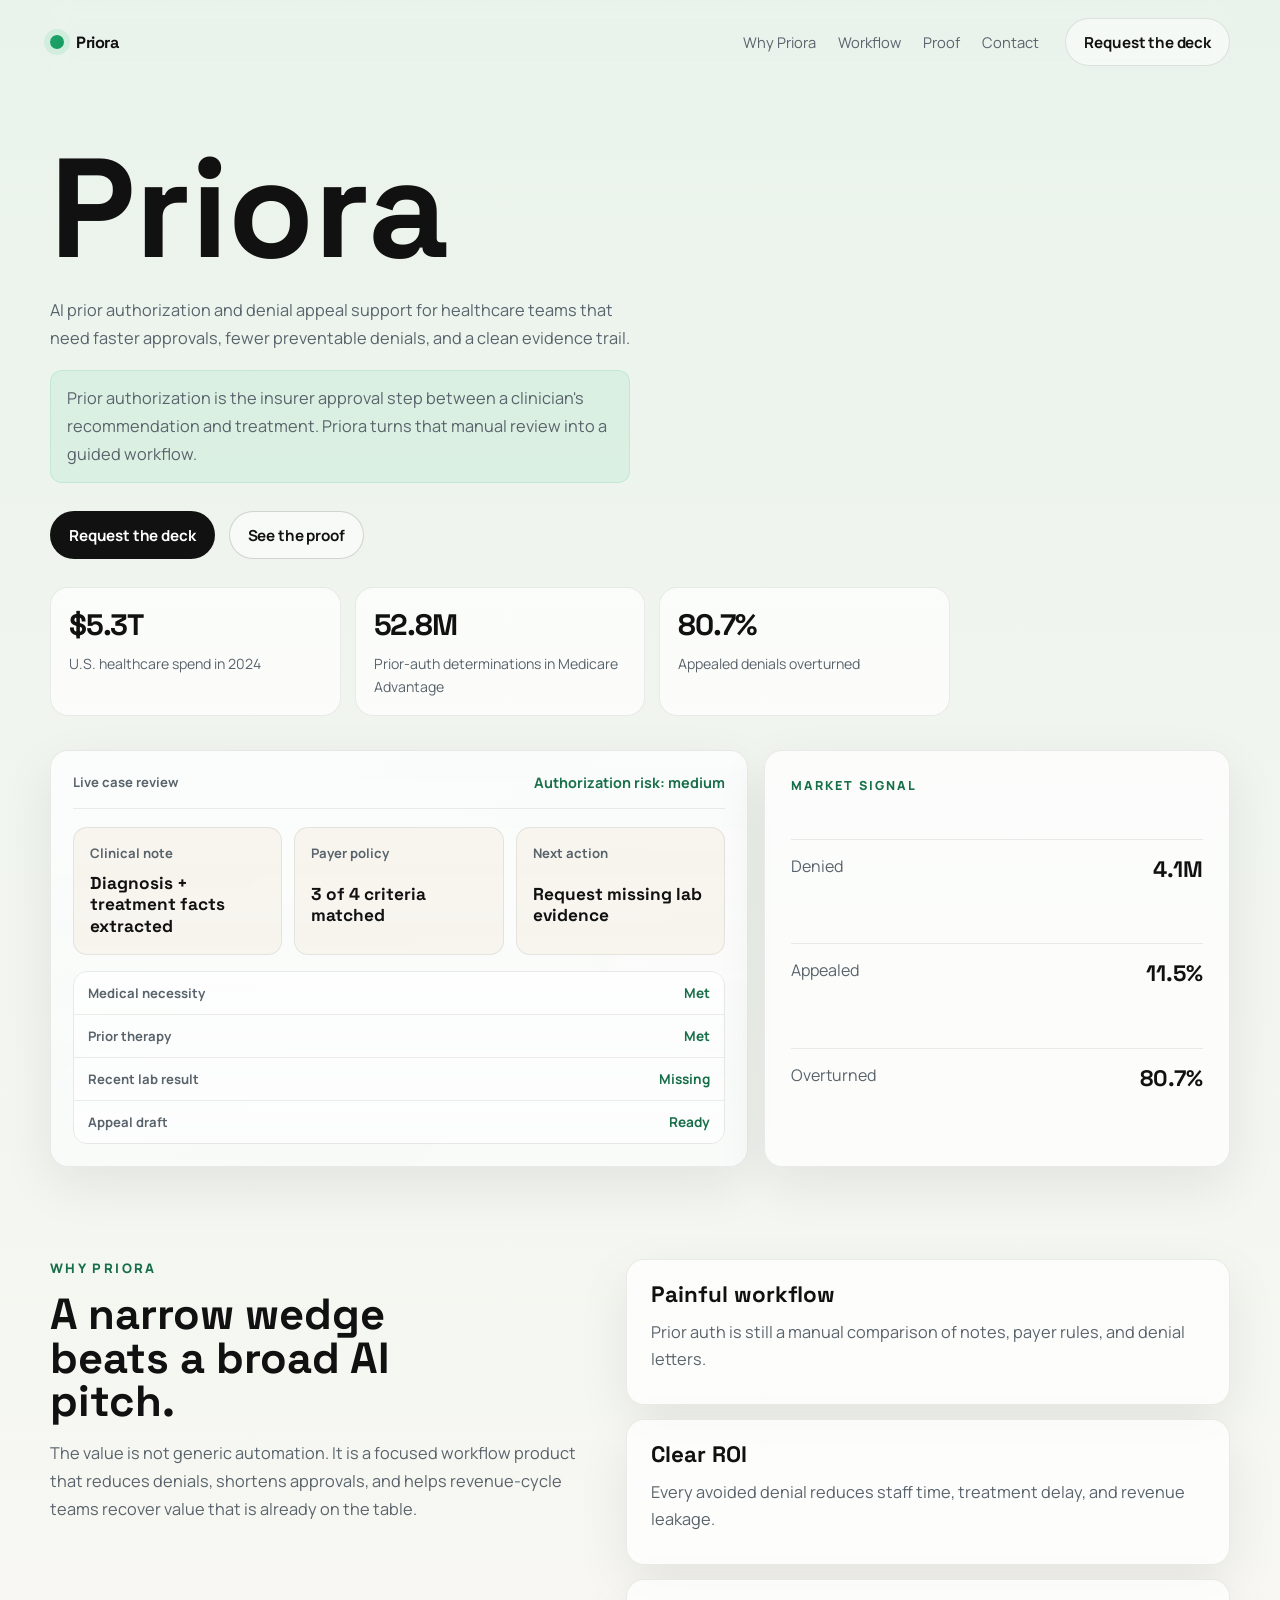
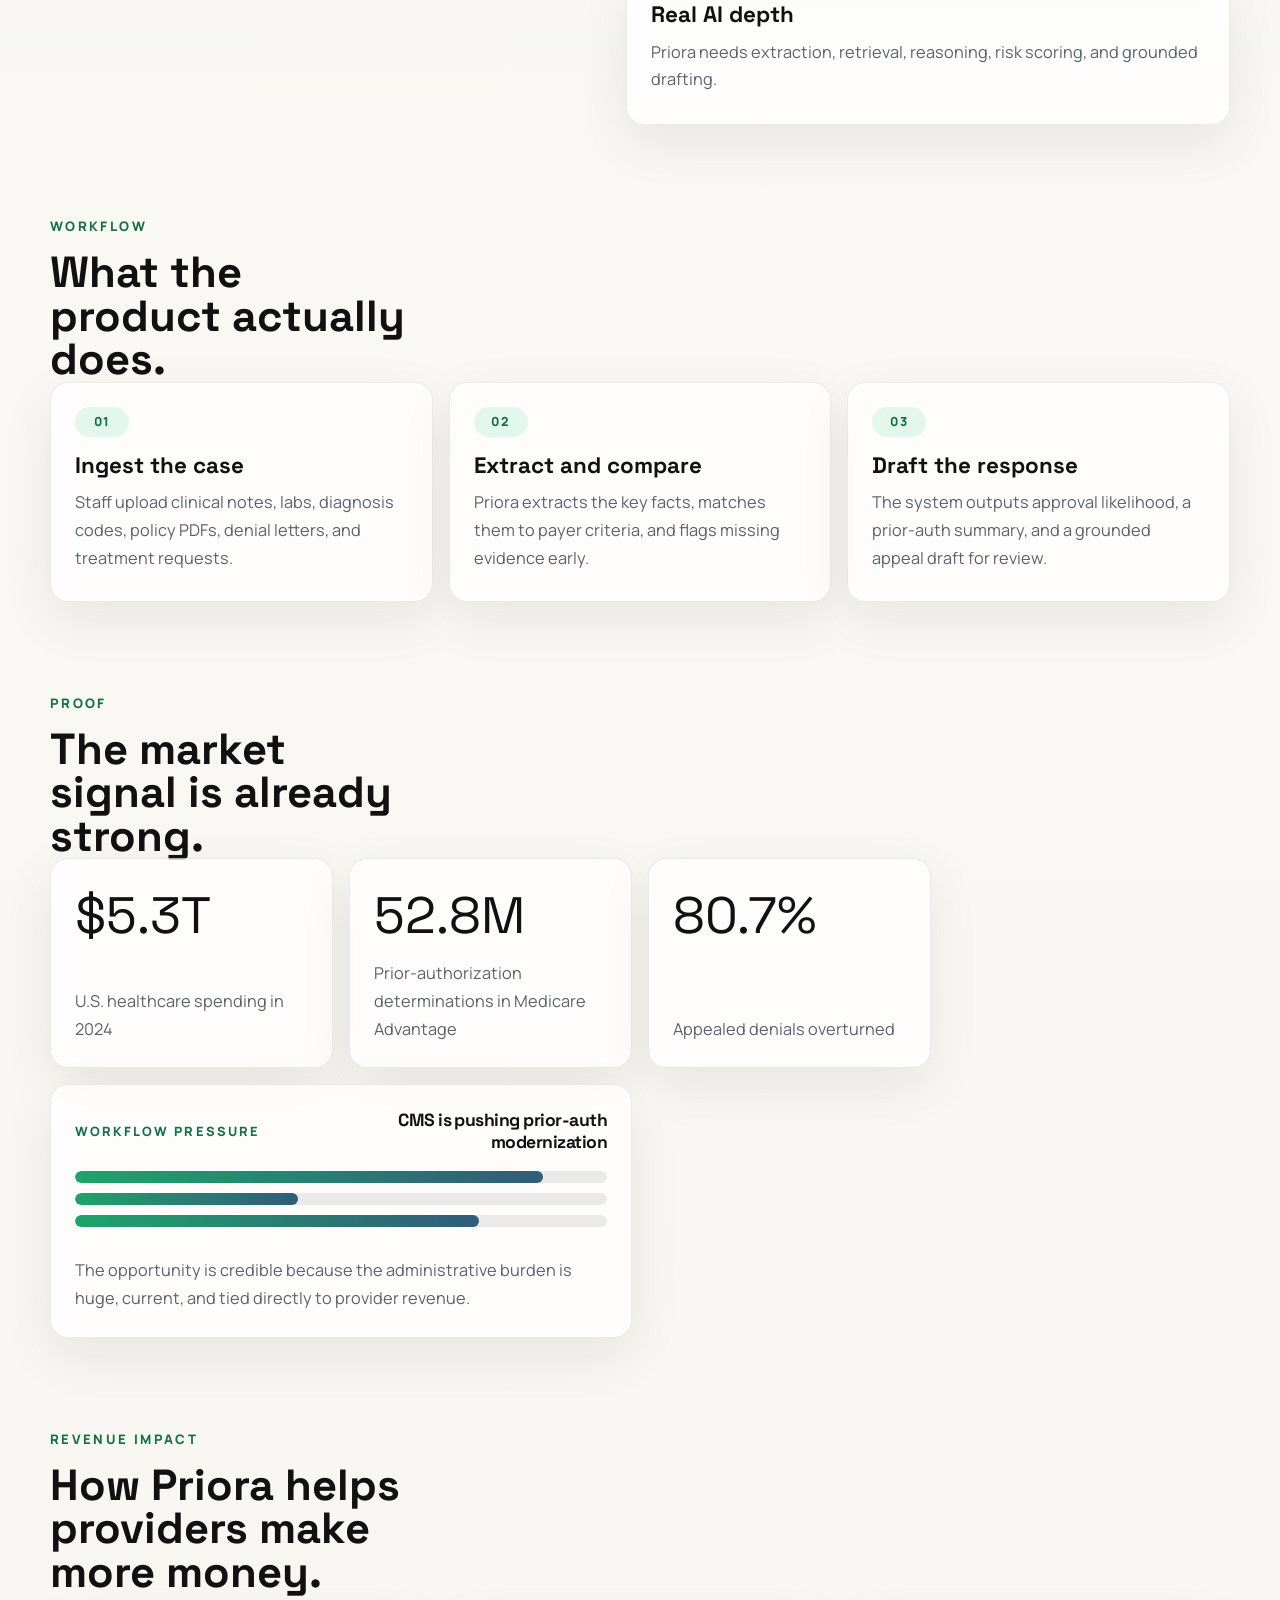
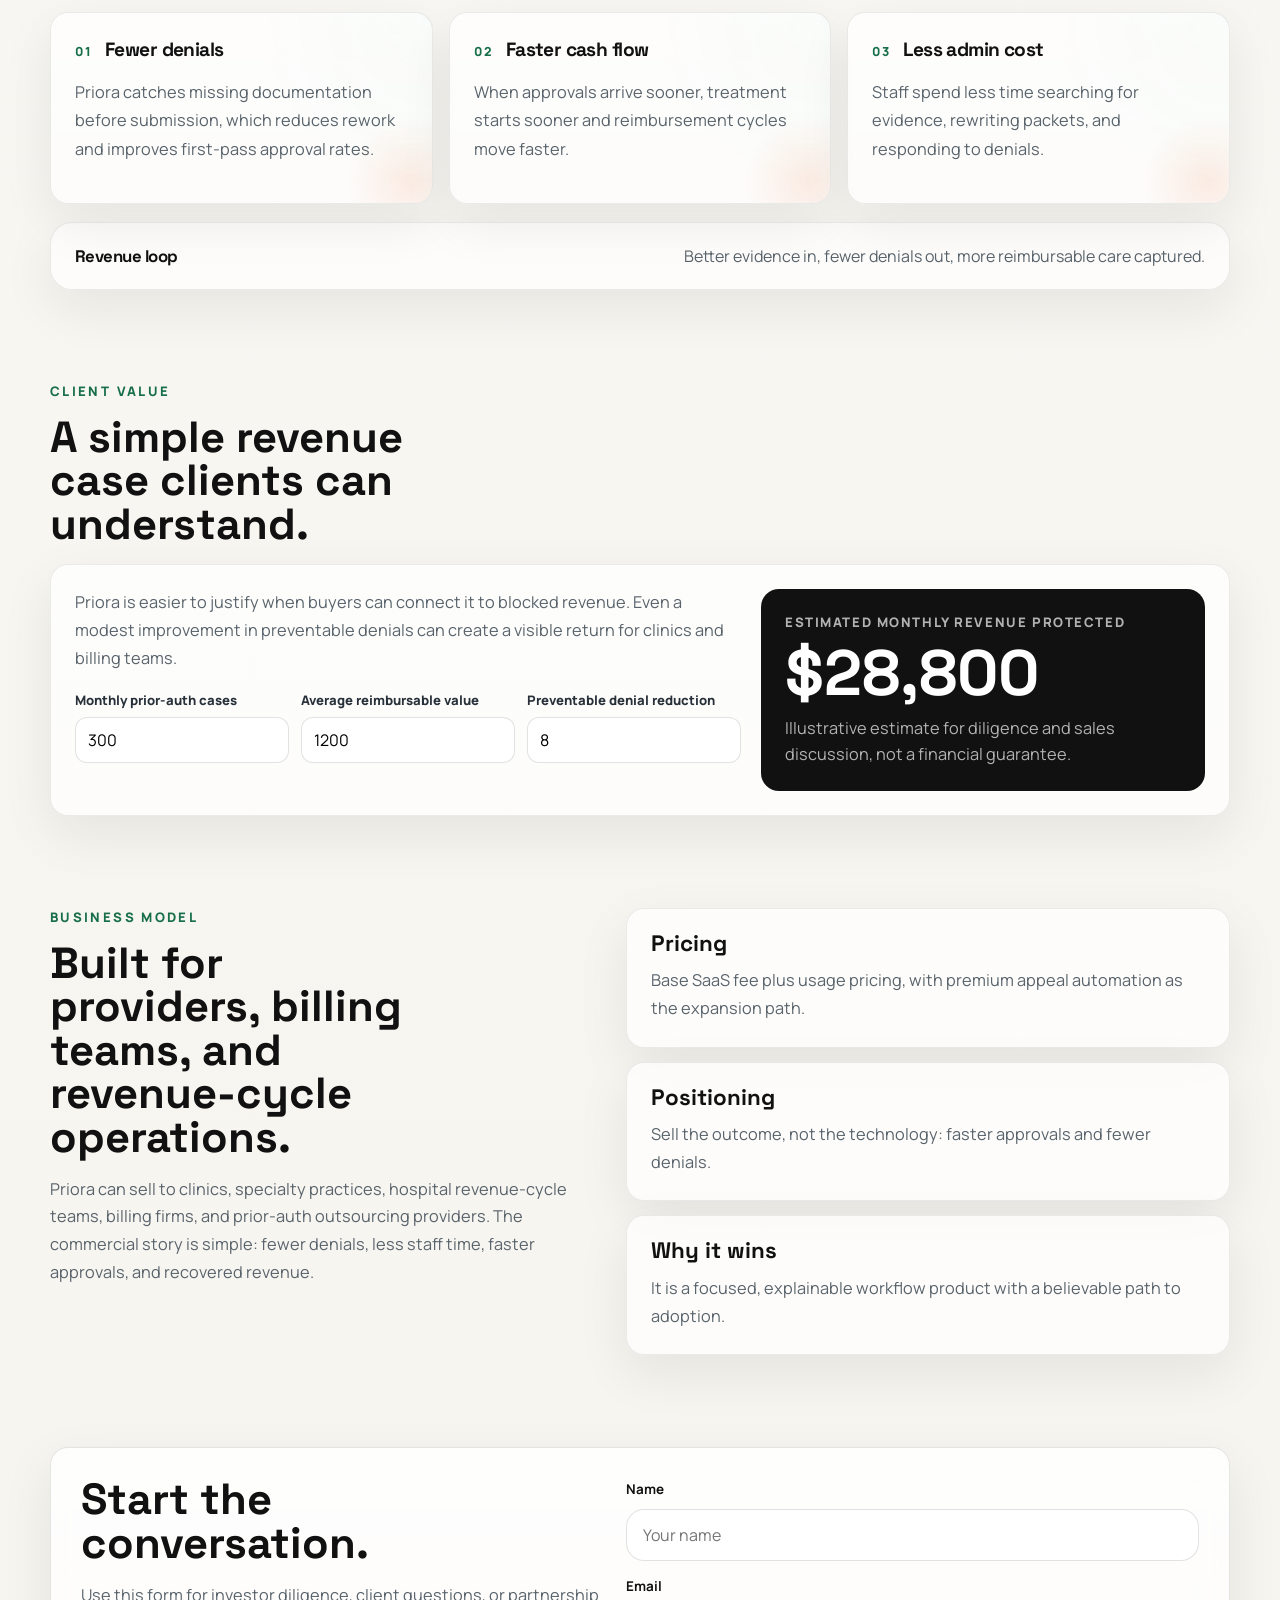
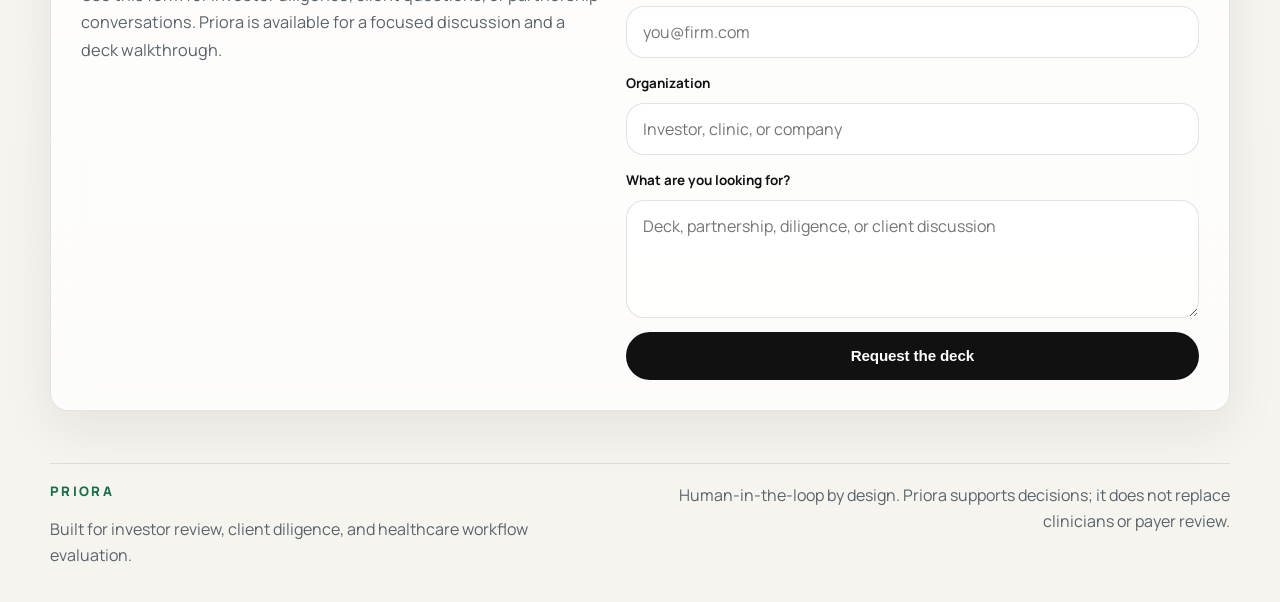
<file: index.html>
<!doctype html>
<html lang="en">
  <head>
    <meta charset="UTF-8" />
    <meta name="viewport" content="width=device-width, initial-scale=1.0" />
    <meta
      name="description"
      content="Priora is an AI prior authorization and denial appeal copilot built for healthcare providers, investors, and industry experts."
    />
    <meta name="theme-color" content="#f7f4ee" />
    <title>Priora | AI Prior Authorization Copilot</title>
    <link rel="preconnect" href="https://fonts.googleapis.com" />
    <link rel="preconnect" href="https://fonts.gstatic.com" crossorigin />
    <link
      href="https://fonts.googleapis.com/css2?family=Manrope:wght@400;500;600;700;800&family=Space+Grotesk:wght@500;600;700&display=swap"
      rel="stylesheet"
    />
    <link rel="stylesheet" href="./styles.css" />
    <script defer src="./main.js"></script>
  </head>
  <body>
    <div class="page-shell">
      <div class="bg-grid"></div>

      <header class="topbar">
        <a class="brand" href="#top" aria-label="Priora home">
          <span class="brand-mark"></span>
          <span>Priora</span>
        </a>
        <nav class="topnav" aria-label="Primary">
          <a href="#why">Why Priora</a>
          <a href="#workflow">Workflow</a>
          <a href="#proof">Proof</a>
          <a href="#contact">Contact</a>
        </nav>
        <a class="button button-ghost" href="#contact">Request the deck</a>
      </header>

      <main id="top">
        <section class="hero section" data-reveal>
          <div class="hero-copy">
            <h1>Priora</h1>
            <p class="lede">
              AI prior authorization and denial appeal support for healthcare teams that need faster
              approvals, fewer preventable denials, and a clean evidence trail.
            </p>
            <p class="hero-note">
              Prior authorization is the insurer approval step between a clinician's recommendation
              and treatment. Priora turns that manual review into a guided workflow.
            </p>
            <div class="hero-actions">
              <a class="button button-solid" href="#contact">Request the deck</a>
              <a class="button button-line" href="#proof">See the proof</a>
            </div>
            <div class="hero-metrics">
              <div class="metric-chip">
                <strong data-final="$5.3T">$5.3T</strong>
                <span>U.S. healthcare spend in 2024</span>
              </div>
              <div class="metric-chip">
                <strong data-final="52.8M">52.8M</strong>
                <span>Prior-auth determinations in Medicare Advantage</span>
              </div>
              <div class="metric-chip">
                <strong data-final="80.7%">80.7%</strong>
                <span>Appealed denials overturned</span>
              </div>
            </div>
          </div>

          <aside class="hero-panel" aria-label="Priora overview panel">
            <div class="case-board">
              <div class="board-top">
                <span>Live case review</span>
                <strong>Authorization risk: medium</strong>
              </div>
              <div class="case-flow">
                <div>
                  <span>Clinical note</span>
                  <strong>Diagnosis + treatment facts extracted</strong>
                </div>
                <div>
                  <span>Payer policy</span>
                  <strong>3 of 4 criteria matched</strong>
                </div>
                <div>
                  <span>Next action</span>
                  <strong>Request missing lab evidence</strong>
                </div>
              </div>
              <div class="evidence-table" aria-label="Evidence checklist">
                <div><span>Medical necessity</span><strong>Met</strong></div>
                <div><span>Prior therapy</span><strong>Met</strong></div>
                <div><span>Recent lab result</span><strong>Missing</strong></div>
                <div><span>Appeal draft</span><strong>Ready</strong></div>
              </div>
            </div>
            <div class="panel-card panel-card-secondary">
              <div class="panel-label">Market signal</div>
              <div class="signal-row">
                <span>Denied</span>
                <strong>4.1M</strong>
              </div>
              <div class="signal-row">
                <span>Appealed</span>
                <strong>11.5%</strong>
              </div>
              <div class="signal-row">
                <span>Overturned</span>
                <strong>80.7%</strong>
              </div>
            </div>
          </aside>
        </section>

        <section class="section intro section-split" id="why" data-reveal>
          <div>
            <div class="eyebrow">Why Priora</div>
            <h2>A narrow wedge beats a broad AI pitch.</h2>
            <p>
              The value is not generic automation. It is a focused workflow product that reduces denials,
              shortens approvals, and helps revenue-cycle teams recover value that is already on the table.
            </p>
          </div>
          <div class="card-stack">
            <article class="info-card">
              <h3>Painful workflow</h3>
              <p>Prior auth is still a manual comparison of notes, payer rules, and denial letters.</p>
            </article>
            <article class="info-card">
              <h3>Clear ROI</h3>
              <p>Every avoided denial reduces staff time, treatment delay, and revenue leakage.</p>
            </article>
            <article class="info-card">
              <h3>Real AI depth</h3>
              <p>Priora needs extraction, retrieval, reasoning, risk scoring, and grounded drafting.</p>
            </article>
          </div>
        </section>

        <section class="section" id="workflow" data-reveal>
          <div class="section-heading">
            <div class="eyebrow">Workflow</div>
            <h2>What the product actually does.</h2>
          </div>
          <div class="steps">
            <article class="step-card">
              <span class="step-index">01</span>
              <h3>Ingest the case</h3>
              <p>Staff upload clinical notes, labs, diagnosis codes, policy PDFs, denial letters, and treatment requests.</p>
            </article>
            <article class="step-card">
              <span class="step-index">02</span>
              <h3>Extract and compare</h3>
              <p>Priora extracts the key facts, matches them to payer criteria, and flags missing evidence early.</p>
            </article>
            <article class="step-card">
              <span class="step-index">03</span>
              <h3>Draft the response</h3>
              <p>The system outputs approval likelihood, a prior-auth summary, and a grounded appeal draft for review.</p>
            </article>
          </div>
        </section>

        <section class="section proof" id="proof" data-reveal>
          <div class="section-heading">
            <div class="eyebrow">Proof</div>
            <h2>The market signal is already strong.</h2>
          </div>

          <div class="proof-grid">
            <article class="stat-card">
              <span class="stat-number" data-final="$5.3T">$5.3T</span>
              <p>U.S. healthcare spending in 2024</p>
            </article>
            <article class="stat-card">
              <span class="stat-number" data-final="52.8M">52.8M</span>
              <p>Prior-authorization determinations in Medicare Advantage</p>
            </article>
            <article class="stat-card">
              <span class="stat-number" data-final="80.7%">80.7%</span>
              <p>Appealed denials overturned</p>
            </article>
            <article class="signal-card">
              <div class="signal-card-head">
                <span>Workflow pressure</span>
                <strong>CMS is pushing prior-auth modernization</strong>
              </div>
              <div class="progress-bars" aria-hidden="true">
                <div class="progress-bar">
                  <span style="width: 88%"></span>
                </div>
                <div class="progress-bar">
                  <span style="width: 42%"></span>
                </div>
                <div class="progress-bar">
                  <span style="width: 76%"></span>
                </div>
              </div>
              <p>
                The opportunity is credible because the administrative burden is huge, current, and tied
                directly to provider revenue.
              </p>
            </article>
          </div>
        </section>

        <section class="section roi-section" id="roi" data-reveal>
          <div class="section-heading">
            <div class="eyebrow">Revenue impact</div>
            <h2>How Priora helps providers make more money.</h2>
          </div>
          <div class="roi-grid">
            <article class="roi-card">
              <div class="roi-top">
                <span>01</span>
                <strong>Fewer denials</strong>
              </div>
              <p>
                Priora catches missing documentation before submission, which reduces rework and improves
                first-pass approval rates.
              </p>
            </article>
            <article class="roi-card">
              <div class="roi-top">
                <span>02</span>
                <strong>Faster cash flow</strong>
              </div>
              <p>
                When approvals arrive sooner, treatment starts sooner and reimbursement cycles move faster.
              </p>
            </article>
            <article class="roi-card">
              <div class="roi-top">
                <span>03</span>
                <strong>Less admin cost</strong>
              </div>
              <p>
                Staff spend less time searching for evidence, rewriting packets, and responding to denials.
              </p>
            </article>
          </div>
          <div class="roi-banner">
            <strong>Revenue loop</strong>
            <span>Better evidence in, fewer denials out, more reimbursable care captured.</span>
          </div>
        </section>

        <section class="section calculator-section" data-reveal>
          <div class="section-heading">
            <div class="eyebrow">Client value</div>
            <h2>A simple revenue case clients can understand.</h2>
          </div>
          <div class="calculator">
            <div class="calculator-copy">
              <p>
                Priora is easier to justify when buyers can connect it to blocked revenue. Even a modest
                improvement in preventable denials can create a visible return for clinics and billing teams.
              </p>
              <div class="calc-assumptions">
                <div>
                  <span>Monthly prior-auth cases</span>
                  <input type="number" min="10" step="10" value="300" data-calc-input="cases" />
                </div>
                <div>
                  <span>Average reimbursable value</span>
                  <input type="number" min="100" step="100" value="1200" data-calc-input="value" />
                </div>
                <div>
                  <span>Preventable denial reduction</span>
                  <input type="number" min="1" max="50" step="1" value="8" data-calc-input="reduction" />
                </div>
              </div>
            </div>
            <div class="calculator-result" aria-live="polite">
              <span>Estimated monthly revenue protected</span>
              <strong data-calc-output>$28,800</strong>
              <p>Illustrative estimate for diligence and sales discussion, not a financial guarantee.</p>
            </div>
          </div>
        </section>

        <section class="section section-split" id="business" data-reveal>
          <div>
            <div class="eyebrow">Business model</div>
            <h2>Built for providers, billing teams, and revenue-cycle operations.</h2>
            <p>
              Priora can sell to clinics, specialty practices, hospital revenue-cycle teams, billing firms,
              and prior-auth outsourcing providers. The commercial story is simple: fewer denials, less staff
              time, faster approvals, and recovered revenue.
            </p>
          </div>

          <div class="card-stack compact">
            <article class="info-card">
              <h3>Pricing</h3>
              <p>Base SaaS fee plus usage pricing, with premium appeal automation as the expansion path.</p>
            </article>
            <article class="info-card">
              <h3>Positioning</h3>
              <p>Sell the outcome, not the technology: faster approvals and fewer denials.</p>
            </article>
            <article class="info-card">
              <h3>Why it wins</h3>
              <p>It is a focused, explainable workflow product with a believable path to adoption.</p>
            </article>
          </div>
        </section>

        <section class="section cta" id="contact" data-reveal>
          <div class="cta-card">
            <div>
              <h2>Start the conversation.</h2>
              <p>
                Use this form for investor diligence, client questions, or partnership conversations.
                Priora is available for a focused discussion and a deck walkthrough.
              </p>
            </div>
            <form class="contact-form" method="POST" action="https://formsubmit.co/epochesofficial@gmail.com">
              <input type="hidden" name="_subject" value="New Priora request" />
              <input type="hidden" name="_template" value="table" />
              <input type="hidden" name="_next" value="https://prioraai.vercel.app/thanks/" />
              <input type="hidden" name="_captcha" value="false" />
              <label>
                <span>Name</span>
                <input type="text" name="name" placeholder="Your name" required />
              </label>
              <label>
                <span>Email</span>
                <input type="email" name="email" placeholder="you@firm.com" required />
              </label>
              <label>
                <span>Organization</span>
                <input type="text" name="organization" placeholder="Investor, clinic, or company" />
              </label>
              <label>
                <span>What are you looking for?</span>
                <textarea name="message" rows="4" placeholder="Deck, partnership, diligence, or client discussion"></textarea>
              </label>
              <button class="button button-solid button-full" type="submit">Request the deck</button>
            </form>
          </div>
        </section>

        <footer class="footer" data-reveal>
          <div>
            <div class="eyebrow">Priora</div>
            <p>Built for investor review, client diligence, and healthcare workflow evaluation.</p>
          </div>
          <p class="footer-note">
            Human-in-the-loop by design. Priora supports decisions; it does not replace clinicians or
            payer review.
          </p>
        </footer>
      </main>
    </div>
  </body>
</html>
</file>
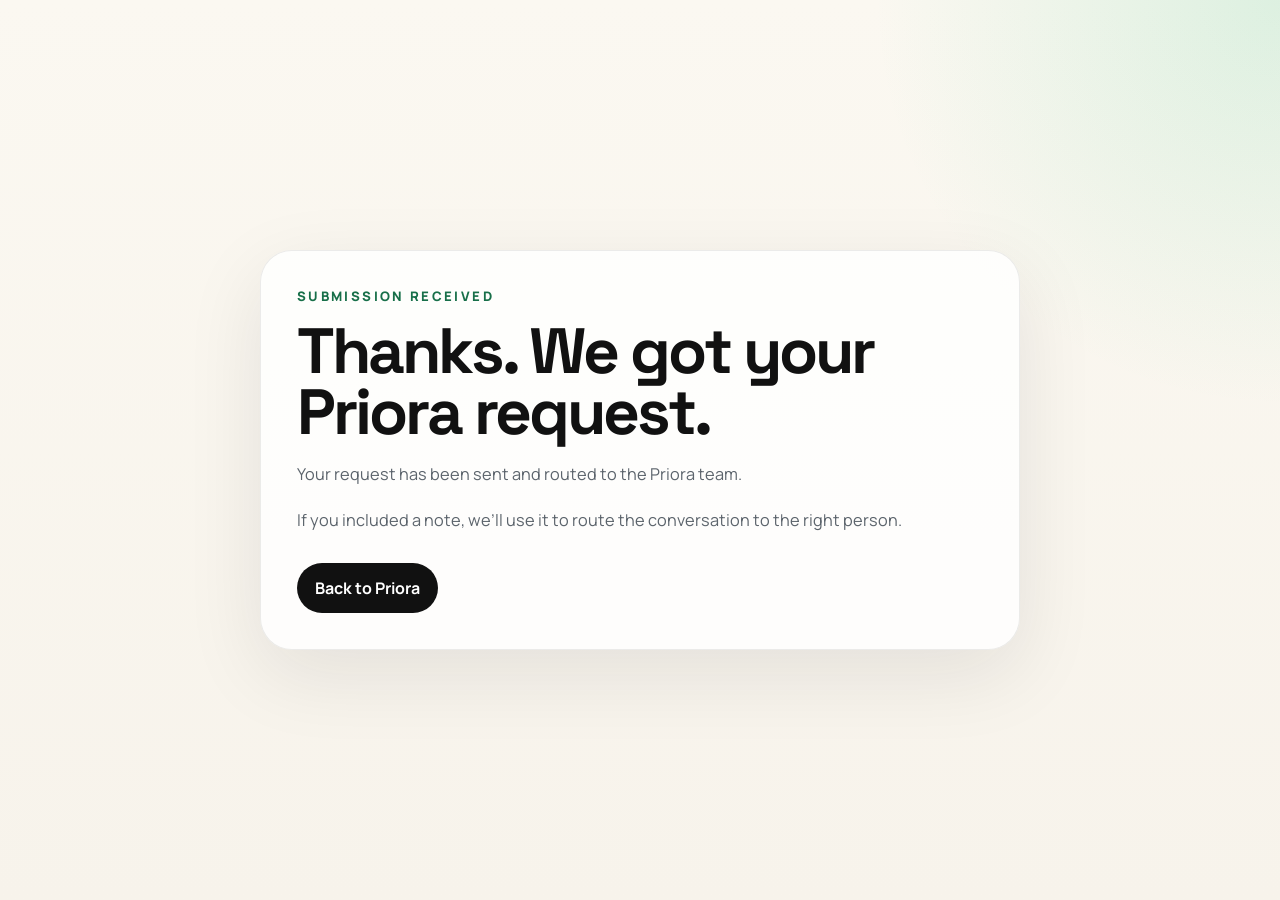
<file: thanks/index.html>
<!doctype html>
<html lang="en">
  <head>
    <meta charset="UTF-8" />
    <meta name="viewport" content="width=device-width, initial-scale=1.0" />
    <title>Thanks | Priora</title>
    <link rel="preconnect" href="https://fonts.googleapis.com" />
    <link rel="preconnect" href="https://fonts.gstatic.com" crossorigin />
    <link
      href="https://fonts.googleapis.com/css2?family=Manrope:wght@400;500;600;700;800&family=Space+Grotesk:wght@500;600;700&display=swap"
      rel="stylesheet"
    />
    <style>
      :root {
        color-scheme: light;
        --bg: #f7f3eb;
        --text: #111111;
        --muted: #5c646c;
        --accent: #26c17d;
      }
      * {
        box-sizing: border-box;
      }
      body {
        margin: 0;
        min-height: 100vh;
        display: grid;
        place-items: center;
        font-family: "Manrope", sans-serif;
        color: var(--text);
        background:
          radial-gradient(circle at top right, rgba(38, 193, 125, 0.14), transparent 26%),
          linear-gradient(180deg, #fbf8f1 0%, var(--bg) 100%);
        padding: 24px;
      }
      .card {
        width: min(760px, 100%);
        padding: 36px;
        border-radius: 32px;
        background: rgba(255, 255, 255, 0.82);
        border: 1px solid rgba(17, 17, 17, 0.08);
        box-shadow: 0 24px 80px rgba(23, 27, 31, 0.09);
      }
      .eyebrow {
        color: #176f49;
        font-size: 0.82rem;
        font-weight: 800;
        letter-spacing: 0.18em;
        text-transform: uppercase;
      }
      h1 {
        margin: 16px 0 0;
        font: 700 clamp(2.2rem, 5vw, 4rem) "Space Grotesk", sans-serif;
        letter-spacing: -0.045em;
        line-height: 0.95;
      }
      p {
        margin: 18px 0 0;
        color: var(--muted);
        line-height: 1.7;
        font-size: 1.02rem;
      }
      a {
        display: inline-flex;
        margin-top: 28px;
        padding: 14px 18px;
        border-radius: 999px;
        color: white;
        background: var(--text);
        text-decoration: none;
        font-weight: 700;
      }
    </style>
  </head>
  <body>
    <main class="card">
      <div class="eyebrow">Submission received</div>
      <h1>Thanks. We got your Priora request.</h1>
      <p>Your request has been sent and routed to the Priora team.</p>
      <p>If you included a note, we’ll use it to route the conversation to the right person.</p>
      <a href="/">Back to Priora</a>
    </main>
  </body>
</html>
</file>
<file: styles.css>
:root {
  color-scheme: light;
  --bg: #f6f4ef;
  --panel: rgba(255, 255, 255, 0.82);
  --panel-solid: #fffefa;
  --text: #111111;
  --muted: #59636b;
  --line: rgba(17, 17, 17, 0.1);
  --accent: #1fa36b;
  --accent-2: #315c7a;
  --accent-3: #c28a2c;
  --shadow: 0 18px 52px rgba(23, 27, 31, 0.08);
  --radius: 18px;
}

* {
  box-sizing: border-box;
}

*,
*::before,
*::after {
  min-width: 0;
}

html {
  scroll-behavior: smooth;
}

body {
  margin: 0;
  color: var(--text);
  background:
    linear-gradient(180deg, rgba(31, 163, 107, 0.08) 0%, rgba(246, 244, 239, 0) 34%),
    linear-gradient(180deg, #fbfaf6 0%, var(--bg) 100%);
  font-family: "Manrope", sans-serif;
  overflow-x: hidden;
}

a {
  color: inherit;
  text-decoration: none;
}

p,
h1,
h2,
h3,
span,
strong {
  overflow-wrap: break-word;
}

.page-shell {
  position: relative;
  overflow: clip;
}

.bg-grid {
  position: fixed;
  inset: 0;
  pointer-events: none;
  opacity: 0.22;
  background-image:
    linear-gradient(rgba(17, 17, 17, 0.04) 1px, transparent 1px),
    linear-gradient(90deg, rgba(17, 17, 17, 0.04) 1px, transparent 1px);
  background-size: 64px 64px;
  mask-image: linear-gradient(180deg, rgba(0, 0, 0, 0.45), transparent 80%);
}

.topbar,
.section {
  width: min(1180px, calc(100% - 40px));
  margin: 0 auto;
}

.topbar {
  position: sticky;
  top: 0;
  z-index: 20;
  display: flex;
  align-items: center;
  gap: 18px;
  padding: 18px 0 14px;
  backdrop-filter: blur(10px);
}

.brand {
  display: inline-flex;
  align-items: center;
  gap: 12px;
  font: 700 1.02rem "Space Grotesk", sans-serif;
  letter-spacing: -0.03em;
}

.brand-mark {
  width: 14px;
  height: 14px;
  border-radius: 99px;
  background: linear-gradient(135deg, var(--accent), #159a5f);
  box-shadow: 0 0 0 6px rgba(38, 193, 125, 0.12);
}

.topnav {
  display: flex;
  align-items: center;
  gap: 22px;
  margin-left: auto;
  margin-right: 8px;
  color: var(--muted);
  font-size: 0.92rem;
}

.topnav a {
  transition: color 0.2s ease;
}

.topnav a:hover {
  color: var(--text);
}

.section {
  padding: 46px 0;
}

.hero {
  display: grid;
  grid-template-columns: minmax(0, 1fr);
  gap: 24px;
  align-items: stretch;
  padding-top: 22px;
}

.cta-card {
  border: 1px solid var(--line);
  background: var(--panel);
  backdrop-filter: blur(14px);
  box-shadow: var(--shadow);
}

.hero-copy {
  padding: 36px 0 10px;
  max-width: 960px;
}

.eyebrow {
  margin-bottom: 16px;
  color: #176f49;
  font-size: 0.82rem;
  font-weight: 800;
  letter-spacing: 0.18em;
  text-transform: uppercase;
}

h1,
h2,
h3 {
  margin: 0;
  font-family: "Space Grotesk", sans-serif;
  line-height: 1;
}

h1 {
  font-size: clamp(4.4rem, 11vw, 9rem);
  letter-spacing: 0;
  max-width: 8ch;
}

h2 {
  font-size: clamp(2rem, 3.4vw, 3.2rem);
  letter-spacing: 0;
  max-width: 13ch;
}

h3 {
  letter-spacing: 0;
  font-size: 1.4rem;
}

.lede,
.section p,
.contact-form label span,
.signal-card p {
  color: var(--muted);
  font-size: 1.02rem;
  line-height: 1.7;
}

.lede {
  max-width: 58ch;
  margin: 18px 0 0;
  color: #28313a;
  font-size: 1.15rem;
  line-height: 1.65;
}

.hero-note {
  display: block;
  width: 100%;
  max-width: 58ch;
  margin: 18px 0 0;
  padding: 14px 16px;
  border-radius: 12px;
  background: rgba(38, 193, 125, 0.09);
  border: 1px solid rgba(38, 193, 125, 0.14);
  color: #234f3a;
  line-height: 1.6;
}

.sr-only {
  position: absolute;
  width: 1px;
  height: 1px;
  padding: 0;
  margin: -1px;
  overflow: hidden;
  clip: rect(0, 0, 0, 0);
  white-space: nowrap;
  border: 0;
}

.hero-actions {
  display: flex;
  flex-wrap: wrap;
  gap: 14px;
  margin-top: 28px;
}

.button {
  display: inline-flex;
  align-items: center;
  justify-content: center;
  min-height: 48px;
  padding: 0 18px;
  border-radius: 999px;
  border: 1px solid transparent;
  font-size: 0.95rem;
  font-weight: 700;
  letter-spacing: -0.01em;
  transition: transform 0.18s ease, border-color 0.18s ease, background 0.18s ease;
}

.button:hover {
  transform: translateY(-1px);
}

.button-solid {
  background: var(--text);
  color: #fff;
}

.button-line {
  background: rgba(255, 255, 255, 0.5);
  border-color: rgba(17, 17, 17, 0.16);
}

.button-ghost {
  background: rgba(255, 255, 255, 0.52);
  border-color: rgba(17, 17, 17, 0.1);
}

.button-full {
  width: 100%;
}

.hero-metrics {
  display: grid;
  grid-template-columns: repeat(3, minmax(0, 1fr));
  gap: 14px;
  margin-top: 28px;
  max-width: 900px;
}

.metric-chip,
.info-card,
.step-card,
.stat-card,
.signal-card,
.panel-card,
.cta-card,
.case-board,
.calculator,
.calculator-result {
  border-radius: var(--radius);
}

.metric-chip {
  padding: 18px;
  background: rgba(255, 255, 255, 0.72);
  border: 1px solid rgba(17, 17, 17, 0.08);
}

.metric-chip strong {
  display: block;
  margin-bottom: 8px;
  font-family: "Space Grotesk", sans-serif;
  font-size: 1.85rem;
  letter-spacing: -0.04em;
}

.metric-chip span {
  color: var(--muted);
  font-size: 0.88rem;
  line-height: 1.45;
}

.hero-panel {
  display: grid;
  grid-template-columns: 1.2fr 0.8fr;
  gap: 16px;
  align-items: stretch;
}

.panel-card {
  position: relative;
  overflow: hidden;
  padding: 26px;
  background: rgba(255, 255, 255, 0.72);
  border: 1px solid rgba(17, 17, 17, 0.08);
}

.panel-label {
  font-size: 0.78rem;
  font-weight: 800;
  letter-spacing: 0.16em;
  text-transform: uppercase;
  color: #176f49;
}

.case-board {
  padding: 22px;
  border: 1px solid rgba(17, 17, 17, 0.08);
  background:
    linear-gradient(180deg, rgba(255, 255, 255, 0.86), rgba(255, 255, 255, 0.72)),
    linear-gradient(135deg, rgba(31, 163, 107, 0.08), rgba(49, 92, 122, 0.06));
  box-shadow: var(--shadow);
}

.board-top {
  display: flex;
  justify-content: space-between;
  gap: 12px;
  padding-bottom: 16px;
  border-bottom: 1px solid rgba(17, 17, 17, 0.08);
}

.board-top span,
.case-flow span,
.evidence-table span {
  color: var(--muted);
  font-size: 0.82rem;
  font-weight: 700;
}

.board-top strong {
  color: #176f49;
  font-size: 0.9rem;
}

.case-flow {
  display: grid;
  grid-template-columns: repeat(3, minmax(0, 1fr));
  gap: 12px;
  margin-top: 18px;
}

.case-flow div {
  display: grid;
  gap: 10px;
  min-height: 128px;
  padding: 16px;
  border-radius: 14px;
  background: rgba(247, 243, 235, 0.78);
  border: 1px solid rgba(17, 17, 17, 0.08);
}

.case-flow strong,
.signal-row strong,
.stat-number {
  font-family: "Space Grotesk", sans-serif;
  letter-spacing: 0;
}

.case-flow strong {
  font-size: 1.08rem;
  line-height: 1.25;
}

.evidence-table {
  display: grid;
  margin-top: 16px;
  border: 1px solid rgba(17, 17, 17, 0.08);
  border-radius: 14px;
  overflow: hidden;
}

.evidence-table div {
  display: flex;
  justify-content: space-between;
  gap: 16px;
  padding: 12px 14px;
  background: rgba(255, 255, 255, 0.56);
  border-top: 1px solid rgba(17, 17, 17, 0.08);
}

.evidence-table div:first-child {
  border-top: 0;
}

.evidence-table strong {
  font-size: 0.85rem;
  color: #176f49;
}

.panel-card-secondary {
  display: grid;
  gap: 12px;
  box-shadow: var(--shadow);
}

.signal-row {
  display: flex;
  justify-content: space-between;
  padding: 15px 0;
  border-top: 1px solid rgba(17, 17, 17, 0.08);
}

.signal-row:first-of-type {
  border-top: 0;
}

.signal-row span {
  color: var(--muted);
}

.signal-row strong {
  font-size: 1.4rem;
}

.section-split {
  display: grid;
  grid-template-columns: 0.95fr 1.05fr;
  gap: 30px;
  align-items: start;
}

.card-stack {
  display: grid;
  gap: 14px;
}

.card-stack.compact .info-card {
  min-height: 120px;
}

.info-card,
.step-card,
.stat-card,
.signal-card {
  background: rgba(255, 255, 255, 0.72);
  border: 1px solid rgba(17, 17, 17, 0.08);
  padding: 24px;
  box-shadow: var(--shadow);
}

.info-card {
  min-height: 146px;
}

.info-card p,
.step-card p,
.stat-card p,
.signal-card p {
  margin: 12px 0 0;
}

.steps {
  display: grid;
  grid-template-columns: repeat(3, minmax(0, 1fr));
  gap: 16px;
}

.step-card {
  position: relative;
  min-height: 220px;
}

.step-card::before {
  content: none;
}

.step-index {
  display: inline-flex;
  align-items: center;
  justify-content: center;
  min-width: 54px;
  height: 30px;
  padding: 0 14px;
  border-radius: 999px;
  background: rgba(38, 193, 125, 0.12);
  color: #176f49;
  font-size: 0.78rem;
  font-weight: 800;
  letter-spacing: 0.12em;
}

.step-card h3 {
  margin-top: 18px;
}

.proof-grid {
  display: grid;
  grid-template-columns: repeat(4, minmax(0, 1fr));
  gap: 16px;
}

.roi-section {
  display: grid;
  gap: 18px;
}

.roi-grid {
  display: grid;
  grid-template-columns: repeat(3, minmax(0, 1fr));
  gap: 16px;
}

.roi-card {
  position: relative;
  overflow: hidden;
  min-height: 180px;
  padding: 24px;
  border-radius: var(--radius);
  border: 1px solid rgba(17, 17, 17, 0.08);
  background:
    linear-gradient(180deg, rgba(255, 255, 255, 0.78), rgba(255, 255, 255, 0.66)),
    radial-gradient(circle at top right, rgba(38, 193, 125, 0.1), transparent 42%);
  box-shadow: var(--shadow);
}

.roi-card::after {
  content: "";
  position: absolute;
  inset: auto -48px -48px auto;
  width: 140px;
  height: 140px;
  border-radius: 999px;
  background: radial-gradient(circle, rgba(239, 138, 90, 0.15), transparent 65%);
}

.roi-top {
  display: flex;
  align-items: baseline;
  gap: 12px;
}

.roi-top span {
  color: #176f49;
  font-size: 0.78rem;
  font-weight: 800;
  letter-spacing: 0.16em;
}

.roi-top strong {
  font-family: "Space Grotesk", sans-serif;
  font-size: 1.2rem;
  letter-spacing: -0.03em;
}

.roi-card p {
  margin-top: 16px;
  color: var(--muted);
  line-height: 1.72;
}

.roi-banner {
  display: flex;
  flex-wrap: wrap;
  gap: 12px;
  justify-content: space-between;
  align-items: center;
  padding: 22px 24px;
  border-radius: 22px;
  border: 1px solid rgba(17, 17, 17, 0.08);
  background: rgba(255, 255, 255, 0.68);
  box-shadow: var(--shadow);
}

.roi-banner strong {
  font-family: "Space Grotesk", sans-serif;
  font-size: 1.05rem;
  letter-spacing: -0.03em;
}

.roi-banner span {
  color: var(--muted);
}

.stat-card {
  display: flex;
  flex-direction: column;
  justify-content: space-between;
  min-height: 176px;
}

.stat-number {
  font-size: clamp(2rem, 4vw, 3.4rem);
}

.signal-card {
  grid-column: span 2;
  display: grid;
  gap: 18px;
}

.signal-card-head {
  display: flex;
  flex-wrap: wrap;
  justify-content: space-between;
  gap: 12px;
  align-items: center;
}

.signal-card-head span {
  font-size: 0.8rem;
  font-weight: 800;
  letter-spacing: 0.16em;
  text-transform: uppercase;
  color: #176f49;
}

.signal-card-head strong {
  max-width: 22ch;
  font-family: "Space Grotesk", sans-serif;
  font-size: 1.1rem;
  letter-spacing: -0.03em;
  text-align: right;
}

.progress-bars {
  display: grid;
  gap: 10px;
}

.progress-bar {
  height: 12px;
  border-radius: 999px;
  overflow: hidden;
  background: rgba(17, 17, 17, 0.08);
}

.progress-bar span {
  display: block;
  height: 100%;
  border-radius: inherit;
  background: linear-gradient(90deg, var(--accent), var(--accent-2));
}

.calculator-section {
  display: grid;
  gap: 18px;
}

.calculator {
  display: grid;
  grid-template-columns: minmax(0, 1.2fr) minmax(280px, 0.8fr);
  gap: 20px;
  padding: 24px;
  border: 1px solid rgba(17, 17, 17, 0.08);
  background: rgba(255, 255, 255, 0.72);
  box-shadow: var(--shadow);
}

.calculator-copy p {
  margin: 0;
  color: var(--muted);
  line-height: 1.7;
}

.calc-assumptions {
  display: grid;
  grid-template-columns: repeat(3, minmax(0, 1fr));
  gap: 12px;
  margin-top: 18px;
}

.calc-assumptions div {
  display: grid;
  gap: 8px;
}

.calc-assumptions span {
  color: #28313a;
  font-size: 0.82rem;
  font-weight: 800;
}

.calc-assumptions input {
  width: 100%;
  min-height: 46px;
  padding: 10px 12px;
  border: 1px solid rgba(17, 17, 17, 0.12);
  border-radius: 12px;
  background: rgba(255, 255, 255, 0.82);
  font: inherit;
}

.calculator-result {
  display: grid;
  align-content: center;
  gap: 12px;
  padding: 24px;
  background: #111111;
  color: #ffffff;
}

.calculator-result span {
  color: rgba(255, 255, 255, 0.68);
  font-size: 0.82rem;
  font-weight: 800;
  letter-spacing: 0.12em;
  text-transform: uppercase;
}

.calculator-result strong {
  font-family: "Space Grotesk", sans-serif;
  font-size: clamp(2.4rem, 5vw, 4.5rem);
  font-weight: 700;
  letter-spacing: 0;
  line-height: 0.95;
}

.calculator-result p {
  margin: 0;
  color: rgba(255, 255, 255, 0.68);
  line-height: 1.55;
}

.cta-card {
  display: grid;
  grid-template-columns: 0.95fr 1.05fr;
  gap: 26px;
  padding: 30px;
  background: linear-gradient(180deg, rgba(255, 255, 255, 0.84), rgba(255, 255, 255, 0.68));
}

.footer {
  width: min(1180px, calc(100% - 40px));
  margin: 6px auto 34px;
  padding-top: 18px;
  border-top: 1px solid rgba(17, 17, 17, 0.1);
  display: flex;
  align-items: flex-start;
  justify-content: space-between;
  gap: 18px;
}

.footer p {
  margin: 0;
  max-width: 60ch;
  color: var(--muted);
  line-height: 1.65;
}

.footer-note {
  text-align: right;
}

.contact-form {
  display: grid;
  gap: 14px;
}

.contact-form label {
  display: grid;
  gap: 8px;
}

.contact-form label span {
  color: var(--text);
  font-size: 0.84rem;
  font-weight: 700;
}

.contact-form input,
.contact-form textarea {
  width: 100%;
  padding: 14px 16px;
  border-radius: 18px;
  border: 1px solid rgba(17, 17, 17, 0.12);
  background: rgba(255, 255, 255, 0.78);
  color: var(--text);
  font: inherit;
  outline: none;
  transition: border-color 0.16s ease, box-shadow 0.16s ease;
}

.contact-form input:focus,
.contact-form textarea:focus {
  border-color: rgba(38, 193, 125, 0.7);
  box-shadow: 0 0 0 4px rgba(38, 193, 125, 0.12);
}

.contact-form textarea {
  resize: vertical;
  min-height: 118px;
}

[data-reveal] {
  opacity: 1;
  transform: none;
}

[data-reveal].is-visible {
  opacity: 1;
  transform: translateY(0);
}

@media (max-width: 1080px) {
  .section-split,
  .cta-card,
  .hero-panel,
  .calculator {
    grid-template-columns: 1fr;
  }

  .proof-grid,
  .roi-grid {
    grid-template-columns: repeat(2, minmax(0, 1fr));
  }

  .signal-card {
    grid-column: span 2;
  }
}

@media (max-width: 780px) {
  .topbar,
  .section,
  .footer {
    width: calc(100% - 32px);
    max-width: 358px;
    margin-left: 16px;
    margin-right: auto;
  }

  .topbar {
    flex-wrap: wrap;
    justify-content: space-between;
    gap: 12px;
  }

  .topbar > .button {
    display: none;
  }

  .topnav {
    order: 3;
    width: 100%;
    overflow-x: auto;
    padding-bottom: 4px;
    margin: 0;
    gap: 18px;
    font-size: 0.88rem;
  }

  h1 {
    font-size: clamp(3.5rem, 18vw, 5rem);
  }

  h2 {
    max-width: 10ch;
  }

  .cta-card {
    padding: 24px;
  }

  .hero-copy {
    padding-top: 22px;
  }

  .hero-metrics,
  .steps,
  .proof-grid,
  .roi-grid,
  .case-flow,
  .calc-assumptions {
    grid-template-columns: 1fr;
  }

  .board-top,
  .evidence-table div,
  .roi-banner,
  .signal-card-head,
  .signal-row {
    align-items: flex-start;
    flex-direction: column;
  }

  .signal-card-head strong {
    max-width: none;
    text-align: left;
  }

  .case-board,
  .panel-card,
  .info-card,
  .step-card,
  .stat-card,
  .signal-card,
  .roi-card,
  .calculator,
  .calculator-result {
    padding: 20px;
  }

  .signal-card {
    grid-column: span 1;
  }

  .footer {
    flex-direction: column;
  }

  .footer-note {
    text-align: left;
  }
}
</file>
